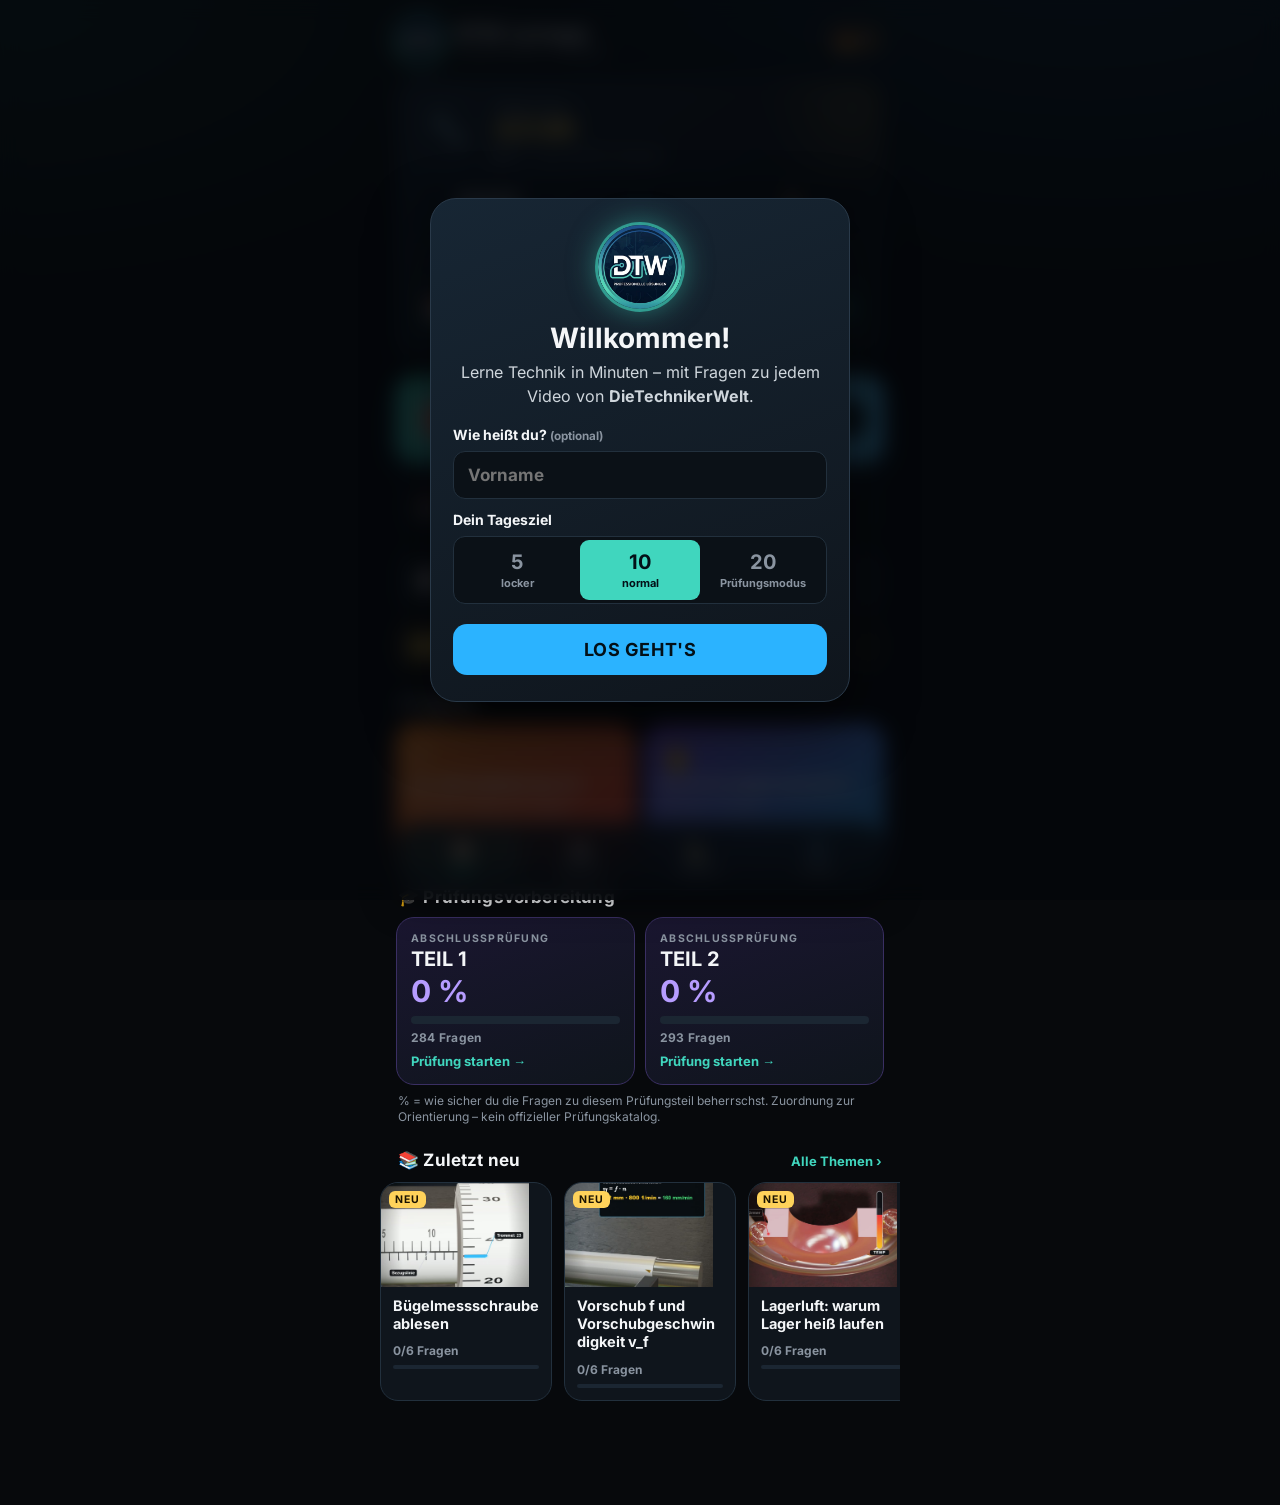
<file: index.html>
<!doctype html>
<html lang="de">
<head>
  <meta charset="UTF-8" />
  <meta name="viewport" content="width=device-width, initial-scale=1, viewport-fit=cover" />
  <meta name="theme-color" content="#07090c" />
  <meta name="description" content="Technik lernen in Minuten: Quiz zu jedem Video von DieTechnikerWelt – Maschinenbau, Schweißen, Werkstoffe, Arbeitssicherheit." />
  <title>DTW Lernapp – Technik lernen</title>
  <link rel="manifest" href="manifest.webmanifest" />
  <link rel="icon" href="icons/icon-192.png" />
  <link rel="apple-touch-icon" href="icons/icon-180.png" />
  <meta name="apple-mobile-web-app-capable" content="yes" />
  <meta name="apple-mobile-web-app-status-bar-style" content="black-translucent" />
  <link rel="stylesheet" href="app.css" />
</head>
<body>
  <main class="app">
    <header class="top">
      <div class="logo"><img src="dtw-logo.jpg" alt="DTW" /></div>
      <div class="brand"><h1 id="hello">DTW Lernapp</h1><p id="helloSub">Technik lernen in Minuten</p></div>
      <div class="streak" title="Tage am Stück"><span>🔥</span><b id="sStreak">0</b></div>
    </header>

    <!-- ========== START ========== -->
    <section id="home" class="view">
      <div class="profile">
        <div class="pTop">
          <div class="lvRing"><svg viewBox="0 0 64 64"><circle class="bg" cx="32" cy="32" r="28"/><circle class="fg" id="lvRing" cx="32" cy="32" r="28"/></svg><span id="lvIc">🔧</span></div>
          <div class="pTx"><small>DEIN LEVEL</small><b id="lvName">Azubi</b><span class="xpLine"><b id="lvXp">0</b> XP · <span id="lvNext"></span></span></div>
        </div>
        <div class="pStats">
          <div><b id="totTxt">0/0</b><small>gelernt</small></div>
          <div><b id="sAcc">–</b><small>Treffer</small></div>
          <div><b id="sDueN">0</b><small>heute fällig</small></div>
        </div>
        <div class="bar pBar"><i id="totBar"></i></div>
        <div class="daily" id="daily">
          <span class="dIc">📅</span>
          <span class="dTx"><b>Tagesaufgabe</b><small id="dTxt"></small><span class="dBar"><i id="dBar"></i></span></span>
          <span class="dPr" id="dPr"></span>
        </div>
      </div>

      <button class="hero" id="heroBtn"><span class="em" id="heroEm">🎯</span><span class="hTx"><b id="heroT">Los geht's</b><small id="heroS"></small></span><span class="go">▶</span></button>

      <div class="quick">
        <button class="qa" id="dueBtn"><span class="em">📆</span><span><b>Wiederholen</b><small id="dueS">nichts fällig</small></span></button>
        <button class="qa" id="wrongBtn"><span class="em">🔁</span><span><b>Fehler üben</b><small id="wrongS">nichts offen</small></span></button>
        <button class="qa" id="mixBtn"><span class="em">🎲</span><span><b>Gemischt</b><small>10 zufällige Fragen</small></span></button>
        <button class="qa" id="examBtn"><span class="em">⏱️</span><span><b>Prüfung</b><small>15 Fragen · 10 min</small></span></button>
      </div>

      <button class="newBar" id="newBtn"><span class="nb">NEU</span><span class="nTx" id="newS">neueste Themen</span><span class="go">›</span></button>

      <div class="secHd"><h2>🎮 Spiele</h2></div>
      <div class="games">
        <button class="game blitz" id="blitzBtn"><span class="em">⚡</span><b>60-Sekunden-Blitz</b><small>So viele richtige wie möglich</small><span class="best" id="blitzBest">Rekord: –</span></button>
        <button class="game swipe" id="swipeBtn"><span class="em">👆</span><b>Richtig oder falsch?</b><small>Wischen · 3 Leben</small><span class="best" id="swipeBest">Rekord: –</span></button>
      </div>

      <div class="secHd"><h2>🎓 Prüfungsvorbereitung</h2></div>
      <div class="apGrid">
        <button class="apCard" id="ap1Btn"><small>ABSCHLUSSPRÜFUNG</small><b>Teil 1</b><span class="apP" id="ap1P">0 %</span><div class="bar"><i id="ap1Bar"></i></div><small id="ap1N"></small><span class="apGo">Prüfung starten →</span></button>
        <button class="apCard" id="ap2Btn"><small>ABSCHLUSSPRÜFUNG</small><b>Teil 2</b><span class="apP" id="ap2P">0 %</span><div class="bar"><i id="ap2Bar"></i></div><small id="ap2N"></small><span class="apGo">Prüfung starten →</span></button>
      </div>
      <p class="apNote">% = wie sicher du die Fragen zu diesem Prüfungsteil beherrschst. Zuordnung zur Orientierung – kein offizieller Prüfungskatalog.</p>

      <div class="secHd"><h2>📚 Zuletzt neu</h2><button class="secLink" id="allTopicsBtn">Alle Themen ›</button></div>
      <div class="carousel" id="newCarousel"></div>
    </section>

    <!-- ========== THEMEN ========== -->
    <section id="topics" class="view hidden">
      <h2 class="pageT">Themen</h2>
      <div class="search"><span>🔎</span><input id="tSearch" type="search" placeholder="Thema suchen, z. B. Schweißen" autocomplete="off" /></div>
      <div class="chips" id="katChips"></div>
      <div id="cats"></div>
      <p class="empty hidden" id="tEmpty">Nichts gefunden – probier ein anderes Wort.</p>
    </section>

    <!-- ========== WISSEN ========== -->
    <section id="wissen" class="view hidden">
      <h2 class="pageT">Wissen</h2>
      <div class="seg wide" id="wSeg"><button data-v="f" class="on">📐 Formeln</button><button data-v="b">📖 Begriffe</button></div>
      <div class="search"><span>🔎</span><input id="wSearch" type="search" placeholder="Suchen, z. B. Drehzahl" autocomplete="off" /></div>
      <div id="wList"></div>
    </section>

    <!-- ========== PROFIL ========== -->    <section id="me" class="view hidden">
      <h2 class="pageT">Profil</h2>
      <div class="mStats" id="mStats"></div>

      <div class="secHd"><h2>📊 Diese Woche</h2><span class="secR" id="weekSum"></span></div>
      <div class="week" id="week"></div>

      <div class="secHd"><h2>🎯 Daran solltest du arbeiten</h2></div>
      <div id="weak"></div>

      <div class="secHd"><h2>🏅 Abzeichen</h2><span class="secR" id="bdgCount"></span></div>
      <div class="badges" id="badges"></div>

      <div class="secHd"><h2>⚙️ Einstellungen</h2></div>
      <div class="settings">
        <label class="set"><span><b>Dein Name</b><small>Nur auf diesem Gerät gespeichert</small></span><input id="setName" type="text" maxlength="20" placeholder="optional" autocomplete="off" /></label>
        <div class="set"><span><b>Tagesziel</b><small>Richtige Antworten pro Tag</small></span><div class="seg" id="setGoal"><button data-v="5">5</button><button data-v="10">10</button><button data-v="20">20</button></div></div>
        <div class="set"><span><b>Töne</b><small>Kurzer Klang bei richtig/falsch</small></span><button class="tog" id="setSound" role="switch"></button></div>
        <div class="set"><span><b>Helles Design</b><small>Für draußen und helle Umgebung</small></span><button class="tog" id="setLight" role="switch"></button></div>
        <div class="set"><span><b>Große Schrift</b><small>Fragen und Antworten größer</small></span><button class="tog" id="setBig" role="switch"></button></div>
      </div>

      <div class="secHd"><h2>💾 Fortschritt</h2></div>
      <div class="backup">
        <button class="btn ghost" id="exportBtn">Fortschritt sichern</button>
        <button class="btn ghost" id="importBtn">Sicherung laden</button>
        <input type="file" id="importFile" accept="application/json,.json" class="hidden" />
        <p class="apNote">Dein Fortschritt liegt nur auf diesem Gerät. Mit „Sichern“ bekommst du eine Datei, die du bei einem Handywechsel wieder laden kannst.</p>
        <button class="reset" id="resetBtn">Fortschritt zurücksetzen</button>
      </div>

      <footer>
        Zu jedem Thema gibt's ein Video auf TikTok:<br /><a href="https://www.tiktok.com/@dietechnikerwelt" target="_blank" rel="noopener">@dietechnikerwelt</a><br />
        <span id="stand"></span><br />
        <span id="legal"></span>
        <div><button class="install hidden" id="installBtn">📲 Als App installieren</button></div>
      </footer>
    </section>

    <!-- ========== QUIZ ========== -->
    <section id="quiz" class="view hidden">
      <div class="qtop"><button class="x" id="quitBtn" aria-label="Beenden">✕</button><div class="bar"><i id="qBar"></i></div><span class="timer hidden" id="timer"></span></div>
      <span class="tag" id="qTag"></span>
      <img class="qimg hidden" id="qImg" alt="" />
      <div class="question" id="qText"></div>
      <div class="answers" id="answers"></div>
      <div class="explain hidden" id="explain"><b id="exTitle"></b><p id="exText"></p></div>
      <div class="btns hidden" id="qBtns">
        <a class="btn video" id="vidBtn" target="_blank" rel="noopener"></a>
        <button class="btn main" id="nextBtn">Weiter</button>
      </div>
    </section>

    <!-- Spiel: 60-Sekunden-Blitz -->
    <section id="blitz" class="view hidden">
      <div class="gtop"><button class="x" id="bQuit" aria-label="Beenden">✕</button>
        <div class="clock"><svg viewBox="0 0 44 44"><circle class="bg" cx="22" cy="22" r="19"/><circle class="fg" id="bRing" cx="22" cy="22" r="19"/></svg><b id="bTime">60</b></div>
        <div class="gscore"><b id="bScore">0</b><small>Punkte</small></div>
        <div class="combo" id="bCombo"></div>
      </div>
      <span class="tag" id="bTag"></span>
      <div class="question" id="bText"></div>
      <div class="answers" id="bAnswers"></div>
    </section>

    <!-- Spiel: Richtig oder falsch -->
    <section id="swipe" class="view hidden">
      <div class="gtop"><button class="x" id="sQuit" aria-label="Beenden">✕</button>
        <div class="lives" id="sLives">❤️❤️❤️</div>
        <div class="gscore"><b id="sScore">0</b><small>richtig</small></div>
      </div>
      <div class="deck">
        <div class="card" id="sCard">
          <span class="tag" id="sTag"></span>
          <div class="sq" id="sQ"></div>
          <div class="sa"><small>Antwort</small><b id="sA"></b></div>
          <div class="stamp yes">RICHTIG</div><div class="stamp no">FALSCH</div>
        </div>
      </div>
      <div class="sInfo hidden" id="sInfo"></div>
      <div class="sBtns"><button class="sb no" id="sNo">✕ Falsch</button><button class="sb yes" id="sYes">✓ Richtig</button></div>
      <p class="hint">Wischen: nach rechts = stimmt · nach links = stimmt nicht</p>
    </section>

    <!-- Ergebnis -->
    <section id="result" class="view hidden">
      <div class="result">
        <div class="scoreRing"><svg viewBox="0 0 120 120"><circle class="bg" cx="60" cy="60" r="52"/><circle class="fg" id="rRing" cx="60" cy="60" r="52"/></svg><div class="big" id="rScore"></div></div>
        <h3 id="rTitle"></h3><p id="rText"></p><div class="xpGain hidden" id="rXp"></div>
      </div>
      <div class="btns">
        <button class="btn main" id="againBtn">Nochmal</button>
        <button class="btn share" id="shareBtn">📤 Ergebnis teilen</button>
      </div>
      <div class="review" id="review"></div>
      <div class="btns">
        <a class="btn video" id="rVid" target="_blank" rel="noopener"></a>
        <button class="btn ghost" id="homeBtn">Zur Übersicht</button>
      </div>
      <footer>Mehr Technik in 60 Sekunden: <a href="https://www.tiktok.com/@dietechnikerwelt" target="_blank" rel="noopener">@dietechnikerwelt folgen</a></footer>
    </section>
  </main>

  <!-- Navigation unten -->
  <nav class="tabbar" id="tabbar">
    <button data-v="home" class="on"><span>🏠</span><small>Start</small></button>
    <button data-v="topics"><span>📚</span><small>Themen</small></button>
    <button data-v="wissen"><span>📐</span><small>Wissen</small></button>
    <button data-v="me"><span>👤</span><small>Profil</small></button>
  </nav>

  <!-- Erster Start -->
  <div class="onb hidden" id="onb">
    <div class="onbCard">
      <div class="onbLogo"><img src="dtw-logo.jpg" alt="DTW" /></div>
      <h2>Willkommen!</h2>
      <p>Lerne Technik in Minuten – mit Fragen zu jedem Video von <b>DieTechnikerWelt</b>.</p>
      <label class="onbL">Wie heißt du? <small>(optional)</small><input id="onbName" type="text" maxlength="20" placeholder="Vorname" autocomplete="off" /></label>
      <div class="onbL">Dein Tagesziel</div>
      <div class="seg big" id="onbGoal"><button data-v="5"><b>5</b><small>locker</small></button><button data-v="10" class="on"><b>10</b><small>normal</small></button><button data-v="20"><b>20</b><small>Prüfungsmodus</small></button></div>
      <button class="btn main" id="onbGo">Los geht's</button>
    </div>
  </div>

  <!-- Neu nach einem Update -->
  <div class="onb hidden" id="newMod">
    <div class="onbCard">
      <div class="nmIc">🎬</div>
      <h2>Neu in der App!</h2>
      <p id="nmTxt"></p>
      <div id="nmCards" class="nmCards"></div>
      <button class="btn main" id="nmGo">Jetzt lernen</button>
      <button class="btn ghost" id="nmLater">Später</button>
    </div>
  </div>
  <canvas id="confetti" class="confetti"></canvas>
  <div class="toast hidden" id="toast"></div>
  <div class="flash" id="gFlash"></div>

  <script src="fragen.js"></script>
  <script src="app.js"></script>
</body>
</html>
</file>
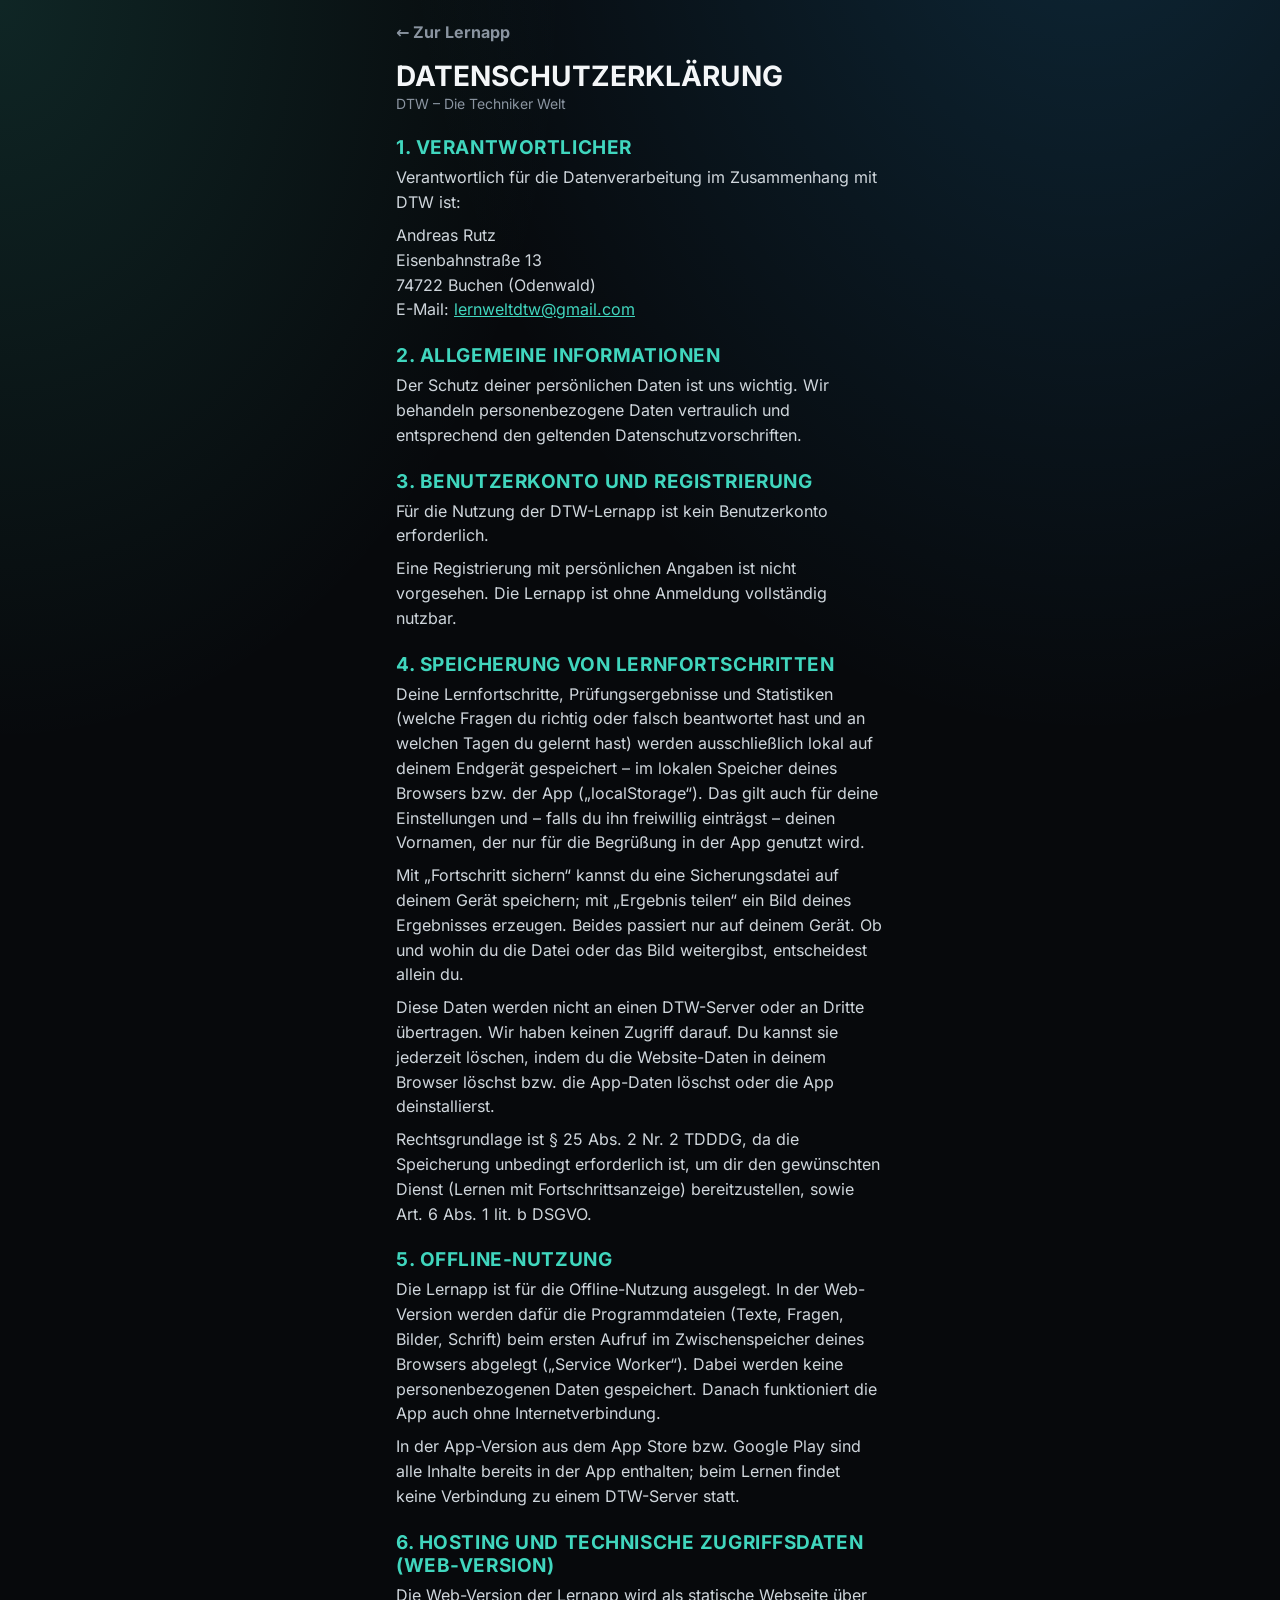
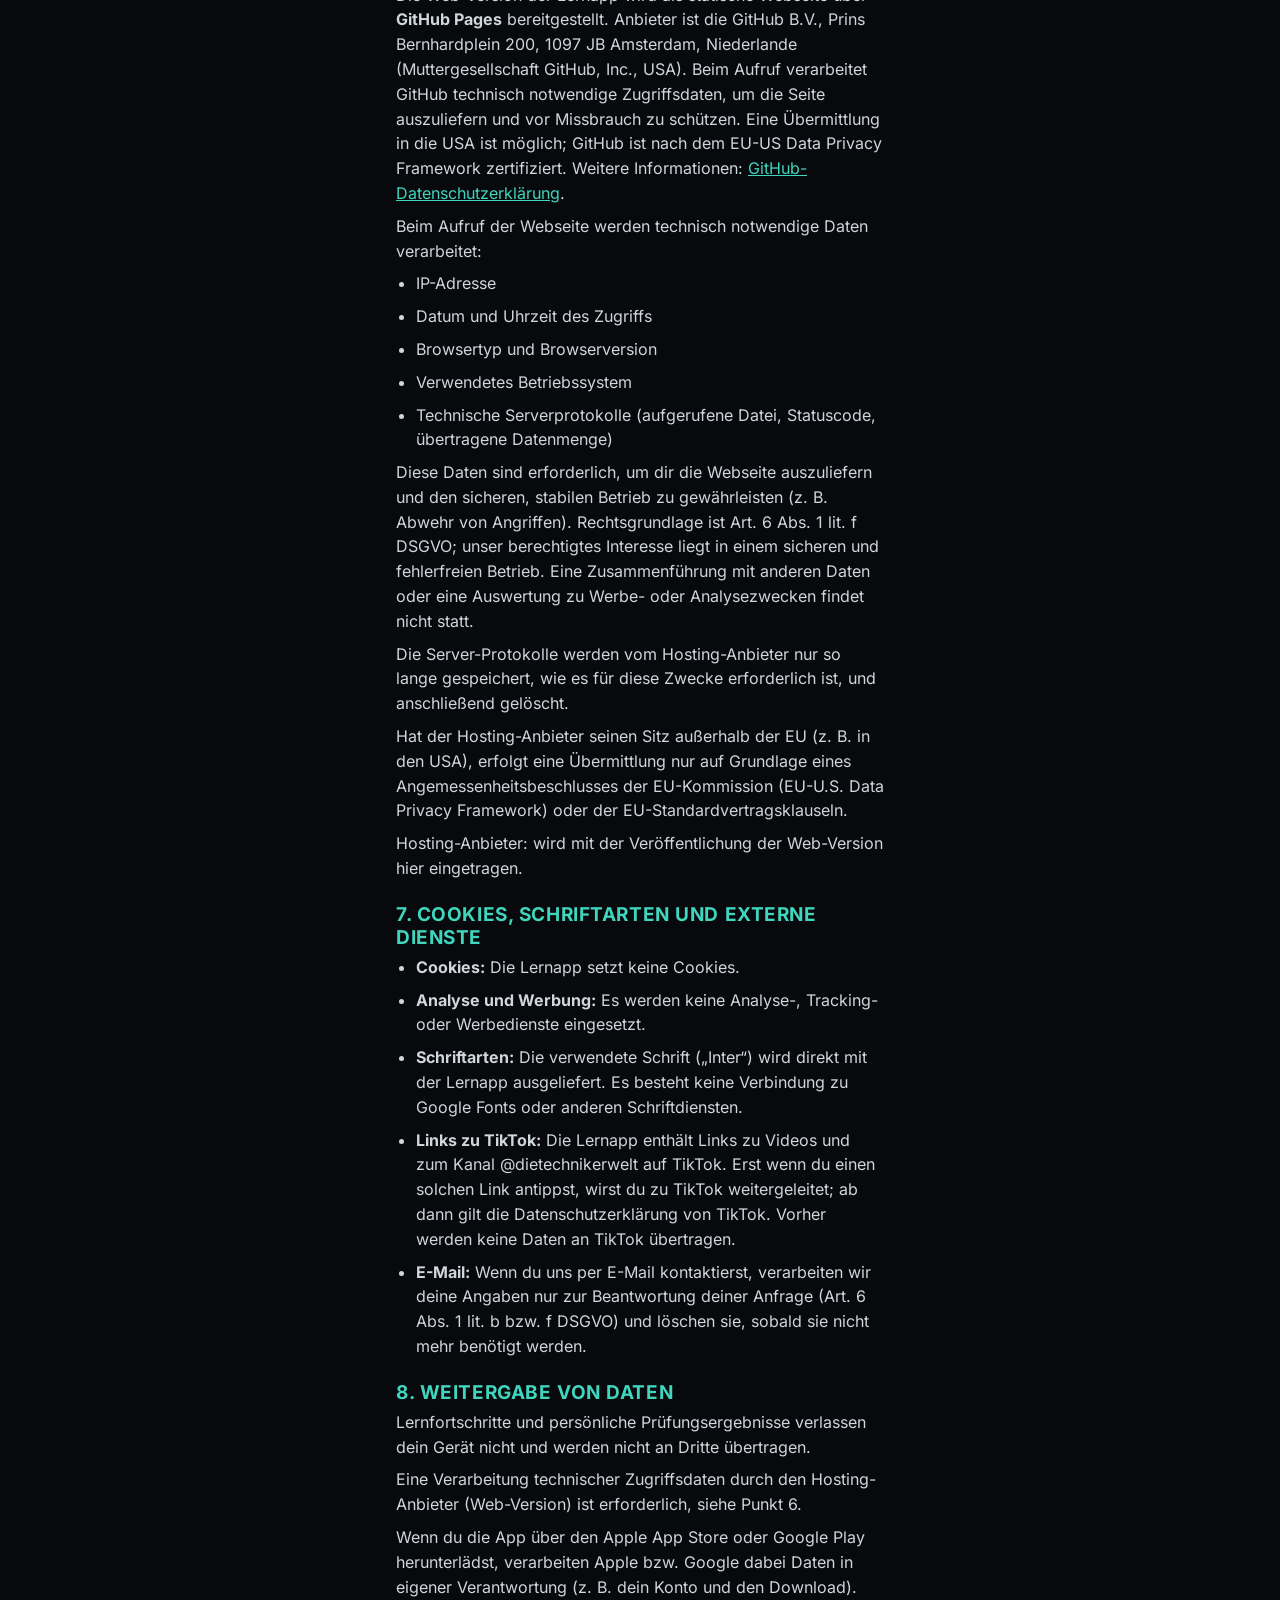
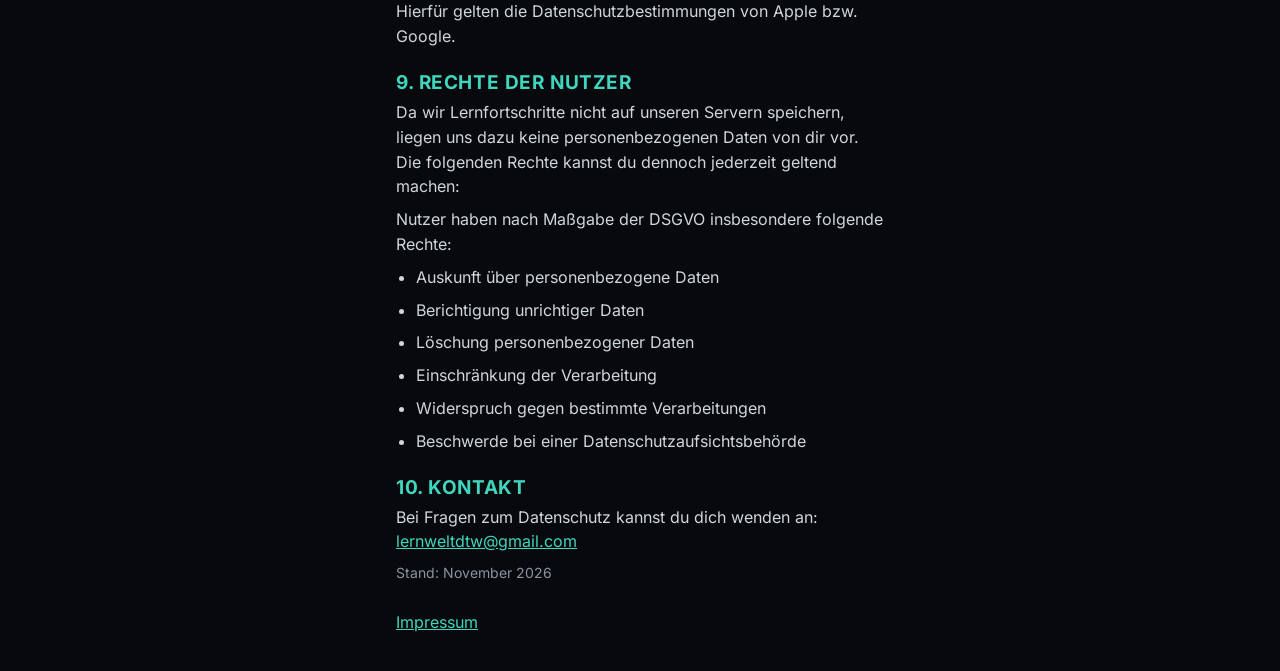
<file: datenschutz.html>
<!doctype html>
<html lang="de">
<head>
  <meta charset="UTF-8" />
  <meta name="viewport" content="width=device-width, initial-scale=1, viewport-fit=cover" />
  <meta name="theme-color" content="#07090c" />
  <meta name="robots" content="noindex" />
  <title>Datenschutzerklärung – DTW Lernapp</title>
  <link rel="stylesheet" href="app.css" />
</head>
<body>
  <main class="app legal">
    <a class="back" href="./">← Zur Lernapp</a>
    <h1>Datenschutzerklärung</h1>
    <p class="sub">DTW – Die Techniker Welt</p>

    <h2>1. Verantwortlicher</h2>
    <p>Verantwortlich für die Datenverarbeitung im Zusammenhang mit DTW ist:</p>
    <p>Andreas Rutz<br />Eisenbahnstraße 13<br />74722 Buchen (Odenwald)<br />E-Mail: <a href="mailto:lernweltdtw@gmail.com">lernweltdtw@gmail.com</a></p>

    <h2>2. Allgemeine Informationen</h2>
    <p>Der Schutz deiner persönlichen Daten ist uns wichtig. Wir behandeln personenbezogene Daten vertraulich und entsprechend den geltenden Datenschutzvorschriften.</p>

    <h2>3. Benutzerkonto und Registrierung</h2>
    <p>Für die Nutzung der DTW-Lernapp ist kein Benutzerkonto erforderlich.</p>
    <p>Eine Registrierung mit persönlichen Angaben ist nicht vorgesehen. Die Lernapp ist ohne Anmeldung vollständig nutzbar.</p>

    <h2>4. Speicherung von Lernfortschritten</h2>
    <p>Deine Lernfortschritte, Prüfungsergebnisse und Statistiken (welche Fragen du richtig oder falsch beantwortet hast und an welchen Tagen du gelernt hast) werden ausschließlich lokal auf deinem Endgerät gespeichert – im lokalen Speicher deines Browsers bzw. der App („localStorage“). Das gilt auch für deine Einstellungen und – falls du ihn freiwillig einträgst – deinen Vornamen, der nur für die Begrüßung in der App genutzt wird.</p>
    <p>Mit „Fortschritt sichern“ kannst du eine Sicherungsdatei auf deinem Gerät speichern; mit „Ergebnis teilen“ ein Bild deines Ergebnisses erzeugen. Beides passiert nur auf deinem Gerät. Ob und wohin du die Datei oder das Bild weitergibst, entscheidest allein du.</p>
    <p>Diese Daten werden nicht an einen DTW-Server oder an Dritte übertragen. Wir haben keinen Zugriff darauf. Du kannst sie jederzeit löschen, indem du die Website-Daten in deinem Browser löschst bzw. die App-Daten löschst oder die App deinstallierst.</p>
    <p>Rechtsgrundlage ist § 25 Abs. 2 Nr. 2 TDDDG, da die Speicherung unbedingt erforderlich ist, um dir den gewünschten Dienst (Lernen mit Fortschrittsanzeige) bereitzustellen, sowie Art. 6 Abs. 1 lit. b DSGVO.</p>

    <h2>5. Offline-Nutzung</h2>
    <p>Die Lernapp ist für die Offline-Nutzung ausgelegt. In der Web-Version werden dafür die Programmdateien (Texte, Fragen, Bilder, Schrift) beim ersten Aufruf im Zwischenspeicher deines Browsers abgelegt („Service Worker“). Dabei werden keine personenbezogenen Daten gespeichert. Danach funktioniert die App auch ohne Internetverbindung.</p>
    <p>In der App-Version aus dem App Store bzw. Google Play sind alle Inhalte bereits in der App enthalten; beim Lernen findet keine Verbindung zu einem DTW-Server statt.</p>

    <h2>6. Hosting und technische Zugriffsdaten (Web-Version)</h2>
    <p>Die Web-Version der Lernapp wird als statische Webseite über <strong>GitHub Pages</strong> bereitgestellt. Anbieter ist die GitHub B.V., Prins Bernhardplein 200, 1097 JB Amsterdam, Niederlande (Muttergesellschaft GitHub, Inc., USA). Beim Aufruf verarbeitet GitHub technisch notwendige Zugriffsdaten, um die Seite auszuliefern und vor Missbrauch zu schützen. Eine Übermittlung in die USA ist möglich; GitHub ist nach dem EU-US Data Privacy Framework zertifiziert. Weitere Informationen: <a href="https://docs.github.com/de/site-policy/privacy-policies/github-general-privacy-statement">GitHub-Datenschutzerklärung</a>.</p>
    <p>Beim Aufruf der Webseite werden technisch notwendige Daten verarbeitet:</p>
    <ul><li>IP-Adresse</li><li>Datum und Uhrzeit des Zugriffs</li><li>Browsertyp und Browserversion</li><li>Verwendetes Betriebssystem</li><li>Technische Serverprotokolle (aufgerufene Datei, Statuscode, übertragene Datenmenge)</li></ul>
    <p>Diese Daten sind erforderlich, um dir die Webseite auszuliefern und den sicheren, stabilen Betrieb zu gewährleisten (z. B. Abwehr von Angriffen). Rechtsgrundlage ist Art. 6 Abs. 1 lit. f DSGVO; unser berechtigtes Interesse liegt in einem sicheren und fehlerfreien Betrieb. Eine Zusammenführung mit anderen Daten oder eine Auswertung zu Werbe- oder Analysezwecken findet nicht statt.</p>
    <p>Die Server-Protokolle werden vom Hosting-Anbieter nur so lange gespeichert, wie es für diese Zwecke erforderlich ist, und anschließend gelöscht.</p>
    <p>Hat der Hosting-Anbieter seinen Sitz außerhalb der EU (z. B. in den USA), erfolgt eine Übermittlung nur auf Grundlage eines Angemessenheitsbeschlusses der EU-Kommission (EU-U.S. Data Privacy Framework) oder der EU-Standardvertragsklauseln.</p>
    <p id="hoster">Hosting-Anbieter: wird mit der Veröffentlichung der Web-Version hier eingetragen.</p>

    <h2>7. Cookies, Schriftarten und externe Dienste</h2>
    <ul>
      <li><b>Cookies:</b> Die Lernapp setzt keine Cookies.</li>
      <li><b>Analyse und Werbung:</b> Es werden keine Analyse-, Tracking- oder Werbedienste eingesetzt.</li>
      <li><b>Schriftarten:</b> Die verwendete Schrift („Inter“) wird direkt mit der Lernapp ausgeliefert. Es besteht keine Verbindung zu Google Fonts oder anderen Schriftdiensten.</li>
      <li><b>Links zu TikTok:</b> Die Lernapp enthält Links zu Videos und zum Kanal @dietechnikerwelt auf TikTok. Erst wenn du einen solchen Link antippst, wirst du zu TikTok weitergeleitet; ab dann gilt die Datenschutzerklärung von TikTok. Vorher werden keine Daten an TikTok übertragen.</li>
      <li><b>E-Mail:</b> Wenn du uns per E-Mail kontaktierst, verarbeiten wir deine Angaben nur zur Beantwortung deiner Anfrage (Art. 6 Abs. 1 lit. b bzw. f DSGVO) und löschen sie, sobald sie nicht mehr benötigt werden.</li>
    </ul>

    <h2>8. Weitergabe von Daten</h2>
    <p>Lernfortschritte und persönliche Prüfungsergebnisse verlassen dein Gerät nicht und werden nicht an Dritte übertragen.</p>
    <p>Eine Verarbeitung technischer Zugriffsdaten durch den Hosting-Anbieter (Web-Version) ist erforderlich, siehe Punkt 6.</p>
    <p>Wenn du die App über den Apple App Store oder Google Play herunterlädst, verarbeiten Apple bzw. Google dabei Daten in eigener Verantwortung (z. B. dein Konto und den Download). Hierfür gelten die Datenschutzbestimmungen von Apple bzw. Google.</p>

    <h2>9. Rechte der Nutzer</h2>
    <p>Da wir Lernfortschritte nicht auf unseren Servern speichern, liegen uns dazu keine personenbezogenen Daten von dir vor. Die folgenden Rechte kannst du dennoch jederzeit geltend machen:</p>
    <p>Nutzer haben nach Maßgabe der DSGVO insbesondere folgende Rechte:</p>
    <ul><li>Auskunft über personenbezogene Daten</li><li>Berichtigung unrichtiger Daten</li><li>Löschung personenbezogener Daten</li><li>Einschränkung der Verarbeitung</li><li>Widerspruch gegen bestimmte Verarbeitungen</li><li>Beschwerde bei einer Datenschutzaufsichtsbehörde</li></ul>

    <h2>10. Kontakt</h2>
    <p>Bei Fragen zum Datenschutz kannst du dich wenden an:<br /><a href="mailto:lernweltdtw@gmail.com">lernweltdtw@gmail.com</a></p>

    <p class="sub">Stand: November 2026</p>
    <p class="foot"><a href="impressum.html">Impressum</a></p>
  </main>
</body>
</html>
</file>
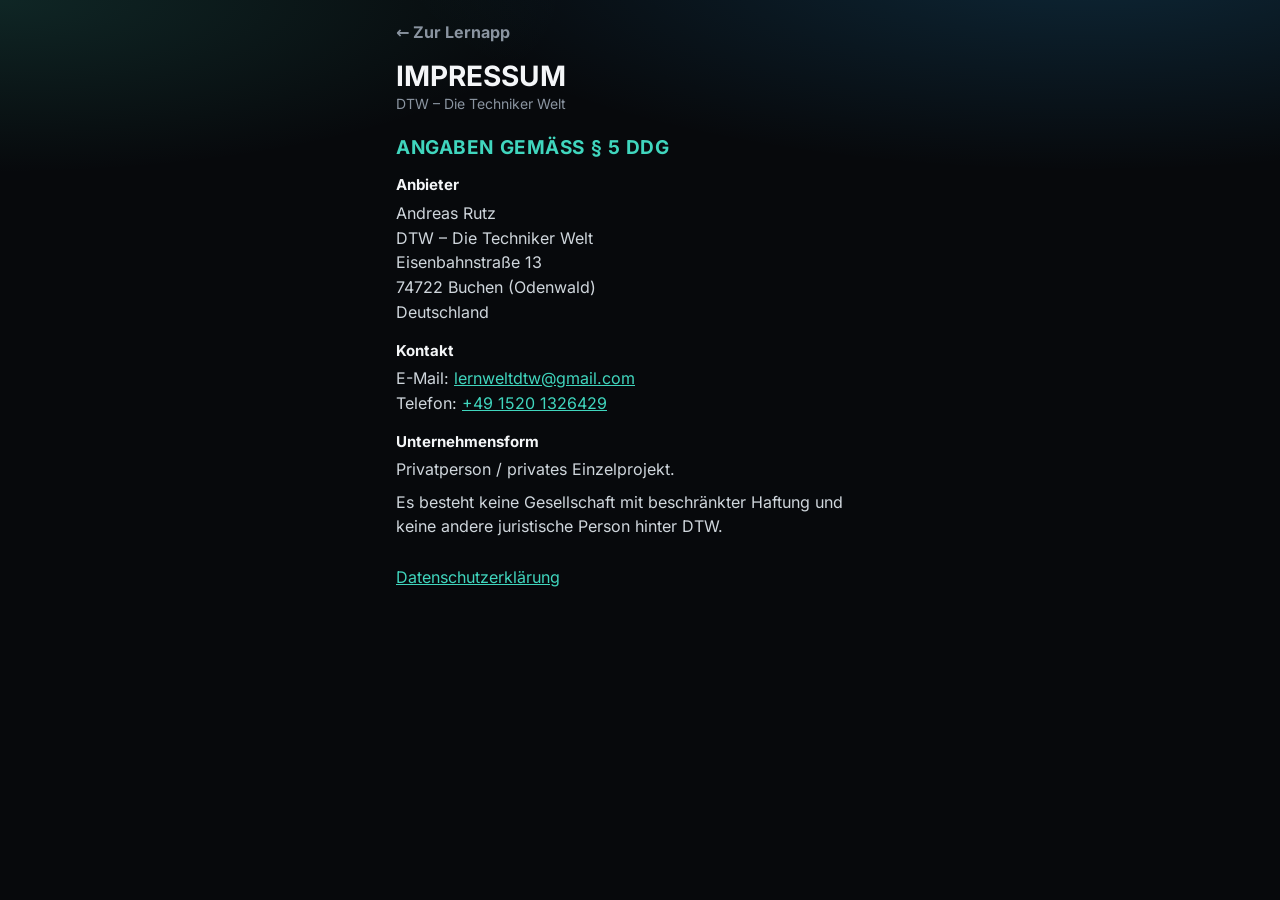
<file: impressum.html>
<!doctype html>
<html lang="de">
<head>
  <meta charset="UTF-8" />
  <meta name="viewport" content="width=device-width, initial-scale=1, viewport-fit=cover" />
  <meta name="theme-color" content="#07090c" />
  <meta name="robots" content="noindex" />
  <title>Impressum – DTW Lernapp</title>
  <link rel="stylesheet" href="app.css" />
</head>
<body>
  <main class="app legal">
    <a class="back" href="./">← Zur Lernapp</a>
    <h1>Impressum</h1>
    <p class="sub">DTW – Die Techniker Welt</p>

    <h2>Angaben gemäß § 5 DDG</h2>
    <h3>Anbieter</h3>
    <p>Andreas Rutz<br />DTW – Die Techniker Welt<br />Eisenbahnstraße 13<br />74722 Buchen (Odenwald)<br />Deutschland</p>

    <h3>Kontakt</h3>
    <p>E-Mail: <a href="mailto:lernweltdtw@gmail.com">lernweltdtw@gmail.com</a><br />Telefon: <a href="tel:+4915201326429">+49 1520 1326429</a></p>

    <h3>Unternehmensform</h3>
    <p>Privatperson / privates Einzelprojekt.</p>
    <p>Es besteht keine Gesellschaft mit beschränkter Haftung und keine andere juristische Person hinter DTW.</p>

    <p class="foot"><a href="datenschutz.html">Datenschutzerklärung</a></p>
  </main>
</body>
</html>
</file>
<file: app.css>
/* Schrift lokal ausgeliefert (keine Verbindung zu Google) – Inter, SIL Open Font License 1.1, siehe fonts/OFL.txt */
@font-face { font-family:Inter; src:url(fonts/Inter-400.woff2) format("woff2"); font-weight:100 500; font-style:normal; font-display:swap; }
@font-face { font-family:Inter; src:url(fonts/Inter-700.woff2) format("woff2"); font-weight:600 900; font-style:normal; font-display:swap; }
:root { --bg:#07090c; --panel:#0f151c; --panel2:#131b24; --line:#22303d; --ink:#f4f6f8; --muted:#8a94a0; --cyan:#2bb3ff; --teal:#40d6be; --hot:#ffd25a; --red:#ff4a3d; --green:#33d17a; }
* { box-sizing:border-box; margin:0; padding:0; -webkit-tap-highlight-color:transparent; }
html, body { background:var(--bg); color:var(--ink); font-family:Inter, system-ui, sans-serif; min-height:100%; }
body { background:radial-gradient(ellipse 120% 50% at 50% 0%, #16202b 0%, var(--bg) 60%) fixed; min-height:100vh; }
button { font:inherit; color:inherit; }
.app { max-width:520px; margin:0 auto; padding:calc(12px + env(safe-area-inset-top)) 16px calc(28px + env(safe-area-inset-bottom)); }
.view { animation:fade .25s ease; }
@keyframes fade { from { opacity:0; transform:translateY(6px); } to { opacity:1; transform:none; } }
.hidden { display:none !important; }

/* Kopf */
header.top { display:flex; align-items:center; gap:12px; padding:6px 0 16px; }
.logo { width:48px; height:48px; border-radius:50%; overflow:hidden; box-shadow:0 0 18px rgba(64,214,190,.5), 0 0 0 2px rgba(64,214,190,.6); flex:none; }
.logo img { width:100%; height:100%; object-fit:cover; display:block; }
.brand { flex:1; min-width:0; }
.brand h1 { font:700 24px Inter, sans-serif; letter-spacing:.02em; text-transform:uppercase; line-height:1.1; }
.brand p { font-size:13px; color:var(--muted); }

/* Kacheln */
.stats { display:grid; grid-template-columns:repeat(3, 1fr); gap:10px; margin-bottom:14px; }
.stat { background:var(--panel); border:1px solid var(--line); border-radius:14px; padding:12px 10px; text-align:center; }
.stat b { display:block; font:700 24px Inter, sans-serif; }
.stat small { color:var(--muted); font-size:12px; }
.stat.fire b { color:var(--hot); } .stat.acc b { color:var(--teal); }
.bar { height:8px; border-radius:6px; background:#1b2632; overflow:hidden; }
.bar i { display:block; height:100%; width:0; background:linear-gradient(90deg, var(--teal), var(--cyan)); border-radius:6px; transition:width .5s; }
.total { margin-bottom:16px; }
.total .row { display:flex; justify-content:space-between; font-size:13px; color:var(--muted); margin-bottom:6px; }

/* Modi */
.hero { width:100%; text-align:left; border:0; border-radius:18px; padding:18px; cursor:pointer; margin-bottom:12px;
  background:linear-gradient(120deg, #40d6be, #2bb3ff); color:#031018; display:flex; align-items:center; gap:14px; box-shadow:0 10px 30px rgba(43,179,255,.18); }
.hero .em { font-size:32px; }
.hero b { display:block; font:700 22px Inter, sans-serif; text-transform:uppercase; letter-spacing:.02em; }
.hero small { font-size:14px; font-weight:600; opacity:.8; }
.modes { display:grid; grid-template-columns:1fr 1fr; gap:10px; margin-bottom:20px; }
.mode { text-align:left; background:var(--panel); border:1px solid var(--line); border-radius:14px; padding:14px; cursor:pointer; }
.mode b { display:block; font:700 17px Inter, sans-serif; text-transform:uppercase; margin-top:4px; }
.mode small { color:var(--muted); font-size:12.5px; }
.mode .em { font-size:22px; }
.mode:disabled { opacity:.4; cursor:default; }

h2.sec { display:flex; align-items:center; gap:8px; font:700 15px Inter, sans-serif; text-transform:uppercase; letter-spacing:.08em; color:var(--muted); margin:18px 0 10px; }
.topics { display:grid; gap:10px; }
.topic { display:flex; align-items:center; gap:14px; width:100%; text-align:left; background:var(--panel); border:1px solid var(--line); border-radius:14px; padding:12px 14px; cursor:pointer; }
.topic:active, .mode:active, .hero:active, .ans:active { transform:scale(.985); }
.topic .ic { font-size:24px; width:36px; text-align:center; flex:none; }
.topic .tt { flex:1; min-width:0; }
.topic .tt b { display:block; font-size:16px; }
.topic .tt small { color:var(--muted); font-size:12.5px; }
.badge { display:inline-block; font:700 10.5px Inter; letter-spacing:.08em; text-transform:uppercase; padding:2px 6px; border-radius:6px; margin-left:6px; vertical-align:2px; }
.badge.new { background:var(--hot); color:#1a1200; } .badge.vid { background:#1b2632; color:var(--teal); }
.ring { width:40px; height:40px; flex:none; }
.ring circle { fill:none; stroke-width:4; }
.ring .bg { stroke:#1b2632; } .ring .fg { stroke:var(--teal); stroke-linecap:round; transform:rotate(-90deg); transform-origin:50% 50%; transition:stroke-dashoffset .5s; }
.ring text { font:700 11px Inter; fill:var(--muted); }
.ring.full .fg { stroke:var(--green); } .ring.full text { fill:var(--green); }

/* Quiz */
.qtop { display:flex; align-items:center; gap:10px; margin-bottom:12px; }
.x { background:none; border:0; color:var(--muted); font-size:22px; width:36px; height:36px; cursor:pointer; flex:none; }
.qtop .bar { flex:1; height:10px; }
.timer { font:700 16px Inter, sans-serif; color:var(--hot); min-width:52px; text-align:right; }
.tag { display:inline-block; font:600 12px Inter; letter-spacing:.1em; text-transform:uppercase; color:var(--cyan); border:1px solid rgba(43,179,255,.5); border-radius:8px; padding:4px 8px; }
.question { font:700 26px/1.2 Inter, sans-serif; margin:12px 0 18px; }
.answers { display:grid; gap:10px; }
.ans { width:100%; text-align:left; background:var(--panel); border:2px solid var(--line); border-radius:14px; padding:15px; font-weight:600; font-size:17px; cursor:pointer; display:flex; gap:12px; align-items:center; transition:border-color .15s, background .15s; }
.ans .k { width:30px; height:30px; flex:none; border-radius:50%; border:2px solid var(--muted); display:flex; align-items:center; justify-content:center; font:700 14px Inter; color:var(--muted); }
.ans.sel { border-color:var(--cyan); background:rgba(43,179,255,.1); }
.ans.ok { border-color:var(--green); background:rgba(51,209,122,.12); } .ans.ok .k { border-color:var(--green); color:var(--green); }
.ans.no { border-color:var(--red); background:rgba(255,74,61,.12); } .ans.no .k { border-color:var(--red); color:var(--red); }
.ans:disabled { cursor:default; }
.explain { margin-top:16px; background:var(--panel); border:1px solid var(--line); border-left:4px solid var(--cyan); border-radius:14px; padding:14px 16px; }
.explain b { display:block; font:700 18px Inter, sans-serif; text-transform:uppercase; margin-bottom:6px; }
.explain b.ok { color:var(--green); } .explain b.no { color:var(--red); }
.explain p { color:#cfd6dc; line-height:1.45; }
.btns { display:grid; gap:10px; margin-top:14px; }
.btn { width:100%; border-radius:14px; padding:15px; font:700 18px Inter, sans-serif; letter-spacing:.03em; text-transform:uppercase; cursor:pointer; border:0; text-align:center; text-decoration:none; display:block; }
.btn.main { background:var(--cyan); color:#031018; }
.btn.ghost { background:transparent; color:var(--ink); border:2px solid var(--line); }
.btn.video { background:#000; color:#fff; border:2px solid #fff; }
.btn.video.off { opacity:.4; pointer-events:none; }

/* Ergebnis */
.result { text-align:center; padding:22px 16px; background:var(--panel); border:1px solid var(--line); border-radius:18px; }
.result .big { font:700 64px Inter, sans-serif; color:var(--teal); line-height:1; }
.result h3 { font:700 26px Inter, sans-serif; text-transform:uppercase; margin:10px 0 6px; }
.result p { color:var(--muted); }
.review { margin-top:16px; display:grid; gap:10px; }
.rev { background:var(--panel); border:1px solid var(--line); border-left:4px solid var(--red); border-radius:12px; padding:12px 14px; }
.rev b { display:block; margin-bottom:4px; }
.rev .ra { color:var(--green); font-weight:700; margin-bottom:4px; }
.rev p { color:#b9c2cb; font-size:14px; line-height:1.4; }

/* Level + Tagesaufgabe + Abzeichen */
.level { background:linear-gradient(160deg, #13202b, var(--panel)); border:1px solid var(--line); border-radius:16px; padding:14px; margin-bottom:16px; }
.lvTop { display:flex; align-items:center; gap:12px; }
.lvIc { font-size:30px; width:46px; height:46px; border-radius:12px; background:#1b2632; display:flex; align-items:center; justify-content:center; flex:none; }
.lvTx { flex:1; } .lvTx small { color:var(--muted); font-size:11px; letter-spacing:.14em; font-weight:700; } .lvTx b { display:block; font:700 22px Inter; text-transform:uppercase; color:var(--hot); }
.lvXp { text-align:right; } .lvXp b { font:700 22px Inter; } .lvXp small { display:block; color:var(--muted); font-size:11px; font-weight:700; }
.bar.lv { margin:10px 0 6px; } .bar.lv i { background:linear-gradient(90deg, #ffd25a, #ff8a1f); }
.lvNext { font-size:12.5px; color:var(--muted); }
.daily { display:flex; align-items:center; gap:10px; margin-top:12px; padding-top:12px; border-top:1px solid var(--line); }
.daily .dIc { font-size:20px; } .daily .dTx { flex:1; } .daily b { display:block; font-size:14px; } .daily small { color:var(--muted); font-size:12.5px; }
.daily .dPr { font:700 14px Inter; color:var(--teal); } .daily.done .dPr { color:var(--green); }
.badges { display:flex; flex-wrap:wrap; gap:6px; margin-top:10px; }
.bdg { font-size:12px; font-weight:700; padding:4px 8px; border-radius:999px; background:#1b2632; color:#5c6875; border:1px solid var(--line); }
.bdg.on { background:rgba(255,210,90,.12); color:var(--hot); border-color:rgba(255,210,90,.4); }

/* Spiele */
.games { display:grid; grid-template-columns:1fr 1fr; gap:10px; margin-bottom:6px; }
.game { position:relative; text-align:left; border:0; border-radius:16px; padding:14px; cursor:pointer; color:#fff; overflow:hidden; min-height:132px; }
.game.blitz { background:linear-gradient(140deg, #ff8a1f, #ff4a3d); box-shadow:0 8px 24px rgba(255,90,40,.25); }
.game.swipe { background:linear-gradient(140deg, #8b5cf6, #2bb3ff); box-shadow:0 8px 24px rgba(110,100,255,.25); }
.game .em { font-size:26px; } .game b { display:block; font:700 16px Inter; text-transform:uppercase; margin-top:4px; line-height:1.15; }
.game small { font-size:12px; opacity:.9; } .game .best { display:block; margin-top:8px; font:700 12px Inter; background:rgba(0,0,0,.25); border-radius:8px; padding:3px 7px; width:max-content; }
.game:active { transform:scale(.98); }
.gtop { display:flex; align-items:center; gap:12px; margin-bottom:12px; }
.clock { position:relative; width:56px; height:56px; flex:none; }
.clock svg { width:56px; height:56px; transform:rotate(-90deg); } .clock circle { fill:none; stroke-width:5; }
.clock .bg { stroke:#1b2632; } .clock .fg { stroke:var(--hot); stroke-linecap:round; transition:stroke-dashoffset .25s linear; }
.clock b { position:absolute; inset:0; display:flex; align-items:center; justify-content:center; font:700 20px Inter; }
.clock.low .fg { stroke:var(--red); } .clock.low b { color:var(--red); }
.gscore { margin-left:auto; text-align:right; } .gscore b { font:700 28px Inter; display:block; line-height:1; } .gscore small { color:var(--muted); font-size:11px; font-weight:700; text-transform:uppercase; }
.combo { font:700 15px Inter; color:var(--hot); min-width:56px; text-align:right; }
#blitz .question { font-size:23px; }
.flash { position:fixed; inset:0; pointer-events:none; opacity:0; transition:opacity .25s; }
.flash.ok { background:radial-gradient(ellipse at 50% 50%, rgba(51,209,122,0) 40%, rgba(51,209,122,.35) 100%); opacity:1; transition:none; }
.flash.no { background:radial-gradient(ellipse at 50% 50%, rgba(255,74,61,0) 40%, rgba(255,74,61,.4) 100%); opacity:1; transition:none; }
.lives { font-size:22px; letter-spacing:2px; }
.deck { position:relative; min-height:330px; margin:6px 0 12px; }
.card { position:absolute; inset:0; background:var(--panel2); border:2px solid var(--line); border-radius:22px; padding:20px; display:flex; flex-direction:column; gap:14px;
  box-shadow:0 18px 40px rgba(0,0,0,.45); touch-action:none; user-select:none; cursor:grab; }
.card .sq { font:700 21px/1.25 Inter; }
.card .sa { margin-top:auto; background:#0b1117; border:1px solid var(--line); border-radius:14px; padding:12px 14px; }
.card .sa small { color:var(--muted); font-size:11px; font-weight:700; letter-spacing:.14em; text-transform:uppercase; } .card .sa b { display:block; font-size:19px; margin-top:4px; color:var(--teal); }
.stamp { position:absolute; top:18px; font:900 24px Inter; letter-spacing:.08em; padding:4px 10px; border:3px solid; border-radius:10px; opacity:0; }
.stamp.yes { right:18px; color:var(--green); transform:rotate(12deg); } .stamp.no { left:18px; color:var(--red); transform:rotate(-12deg); }
.sInfo { background:var(--panel); border:1px solid var(--line); border-left:4px solid var(--red); border-radius:12px; padding:10px 12px; font-size:14px; color:#cfd6dc; margin-bottom:10px; line-height:1.4; }
.sInfo b { color:var(--green); }
.sBtns { display:grid; grid-template-columns:1fr 1fr; gap:10px; }
.sb { border-radius:14px; padding:15px; font:700 18px Inter; text-transform:uppercase; cursor:pointer; border:2px solid; background:transparent; }
.sb.no { color:var(--red); border-color:var(--red); } .sb.yes { color:var(--green); border-color:var(--green); }
.hint { text-align:center; color:var(--muted); font-size:12.5px; margin-top:10px; }
.xpGain { margin-top:12px; font:700 18px Inter; color:var(--hot); }
.toast { position:fixed; left:50%; bottom:calc(24px + env(safe-area-inset-bottom)); transform:translateX(-50%); background:#1b2632; border:1px solid rgba(255,210,90,.5);
  color:var(--hot); font:700 15px Inter; padding:10px 16px; border-radius:12px; box-shadow:0 10px 30px rgba(0,0,0,.5); z-index:50; animation:fade .25s ease; max-width:90vw; text-align:center; }

footer { margin-top:26px; text-align:center; font-size:12.5px; color:var(--muted); line-height:1.7; }
footer a { color:var(--teal); font-weight:700; text-decoration:none; }
/* Rechtstexte */
.legal { line-height:1.55; }
.legal .back { display:inline-block; color:var(--muted); text-decoration:none; font-weight:600; padding:8px 0 14px; }
.legal h1 { font:700 28px Inter, sans-serif; text-transform:uppercase; overflow-wrap:anywhere; hyphens:auto; }
.legal h2 { font:700 19px Inter, sans-serif; text-transform:uppercase; letter-spacing:.03em; color:var(--teal); margin:22px 0 6px; }
.legal h3 { font-size:15px; margin:14px 0 4px; }
.legal p, .legal li { color:#cfd6dc; margin-bottom:8px; }
.legal ul { padding-left:20px; margin-bottom:8px; }
.legal .sub { color:var(--muted); font-size:14px; }
.legal a { color:var(--teal); }
.legal .foot { margin-top:26px; }
.install { margin-top:10px; background:none; border:1px solid var(--line); color:var(--ink); border-radius:10px; padding:8px 12px; cursor:pointer; font-size:13px; }

/* Wiederholen, Prüfungsvorbereitung, Bilder */
.mode.wide { grid-column:1 / -1; }
.apGrid { display:grid; grid-template-columns:1fr 1fr; gap:10px; }
.apCard { text-align:left; background:linear-gradient(160deg, #1a1630, var(--panel)); border:1px solid #3a2f63; border-radius:16px; padding:14px; cursor:pointer; }
.apCard small { display:block; color:var(--muted); font-size:10.5px; font-weight:700; letter-spacing:.12em; }
.apCard b { display:block; font:700 20px Inter; text-transform:uppercase; margin:2px 0 4px; }
.apCard .apP { display:block; font:900 30px Inter; color:#b69cff; line-height:1.1; margin-bottom:8px; }
.apCard .bar i { background:linear-gradient(90deg, #8b5cf6, #2bb3ff); }
.apCard small:nth-of-type(2) { margin-top:6px; letter-spacing:.02em; font-size:12px; }
.apCard .apGo { display:block; margin-top:8px; font:700 13px Inter; color:var(--teal); }
.apCard:active { transform:scale(.98); }
.apNote { color:var(--muted); font-size:12px; margin:8px 2px 0; line-height:1.4; }
.topic .thumb { width:64px; height:46px; border-radius:10px; object-fit:cover; flex:none; border:1px solid var(--line); background:#0b1117; }
.qimg { display:block; width:100%; aspect-ratio:720/507; object-fit:cover; border-radius:14px; border:1px solid var(--line); margin-top:12px; background:#0b1117; }
#quiz .question { margin-top:14px; }

/* ===== Startseite v2 (Design-Update 14.11.2026) ===== */
body { background:
  radial-gradient(ellipse 90% 40% at 85% -5%, rgba(43,179,255,.18) 0%, transparent 60%),
  radial-gradient(ellipse 80% 35% at 0% 0%, rgba(64,214,190,.14) 0%, transparent 55%), var(--bg) fixed; }
header.top { padding:4px 0 14px; }
.brand h1 { font-size:21px; } .brand p { font-size:12.5px; }
.streak { display:flex; align-items:center; gap:4px; background:rgba(255,138,31,.12); border:1px solid rgba(255,138,31,.35); border-radius:999px; padding:6px 12px; flex:none; }
.streak span { font-size:16px; } .streak b { font:800 16px Inter; color:#ffb35a; }

.profile { position:relative; overflow:hidden; border-radius:22px; padding:16px; margin-bottom:14px;
  background:linear-gradient(145deg, #172634 0%, #101820 55%, #0d1319 100%); border:1px solid #243444; box-shadow:0 14px 40px rgba(0,0,0,.35); }
.profile::after { content:""; position:absolute; right:-60px; top:-60px; width:180px; height:180px; border-radius:50%; background:radial-gradient(circle, rgba(255,210,90,.16), transparent 70%); pointer-events:none; }
.pTop { display:flex; align-items:center; gap:14px; }
.lvRing { position:relative; width:68px; height:68px; flex:none; }
.lvRing svg { width:68px; height:68px; transform:rotate(-90deg); } .lvRing circle { fill:none; stroke-width:6; }
.lvRing .bg { stroke:#22303d; } .lvRing .fg { stroke:url(#none); stroke:#ffd25a; stroke-linecap:round; transition:stroke-dashoffset .6s; }
.lvRing span { position:absolute; inset:0; display:flex; align-items:center; justify-content:center; font-size:28px; }
.pTx { min-width:0; } .pTx small { color:var(--muted); font-size:10.5px; font-weight:800; letter-spacing:.16em; }
.pTx > b { display:block; font:800 26px Inter; text-transform:uppercase; letter-spacing:.01em; color:var(--hot); line-height:1.1; }
.xpLine { font-size:12.5px; color:var(--muted); } .xpLine b { color:var(--ink); font-weight:800; }
.pStats { display:grid; grid-template-columns:repeat(3, 1fr); margin:16px 0 10px; background:rgba(0,0,0,.22); border-radius:14px; }
.pStats div { text-align:center; padding:10px 4px; } .pStats div + div { border-left:1px solid #22303d; }
.pStats b { display:block; font:800 20px Inter; } .pStats small { color:var(--muted); font-size:11.5px; }
.pStats div:nth-child(2) b { color:var(--teal); } .pStats div:nth-child(3) b { color:#ffb35a; }
.pBar { height:6px; }
.profile .daily { margin-top:14px; padding:12px; border:0; border-radius:14px; background:rgba(64,214,190,.07); }
.profile .daily .dTx { display:flex; flex-direction:column; gap:3px; }
.dBar { display:block; height:5px; border-radius:4px; background:#1b2632; overflow:hidden; margin-top:3px; } .dBar i { display:block; height:100%; width:0; background:var(--teal); border-radius:4px; transition:width .5s; }
.daily.done .dBar i { background:var(--green); }
.dPr { font:800 15px Inter !important; }

.hero { position:relative; overflow:hidden; padding:18px 18px; border-radius:20px; margin-bottom:12px; }
.hero::after { content:""; position:absolute; right:-30px; bottom:-50px; width:150px; height:150px; border-radius:50%; background:rgba(255,255,255,.18); }
.hero .em { font-size:30px; width:52px; height:52px; border-radius:16px; background:rgba(255,255,255,.28); display:flex; align-items:center; justify-content:center; flex:none; }
.hero .hTx { flex:1; min-width:0; } .hero b { font-size:20px; }
.hero .go { width:40px; height:40px; border-radius:50%; background:#031018; color:#40d6be; display:flex; align-items:center; justify-content:center; font-size:15px; flex:none; position:relative; z-index:1; }

.quick { display:grid; grid-template-columns:1fr 1fr; gap:10px; margin-bottom:10px; }
.qa { display:flex; align-items:center; gap:10px; text-align:left; background:var(--panel); border:1px solid var(--line); border-radius:16px; padding:12px; cursor:pointer; min-height:64px; }
.qa .em { font-size:20px; width:38px; height:38px; border-radius:12px; background:#17222d; display:flex; align-items:center; justify-content:center; flex:none; }
.qa b { display:block; font:700 14.5px Inter; } .qa small { color:var(--muted); font-size:11.5px; }
.qa:disabled { opacity:.45; } .qa:active { transform:scale(.98); }
.newBar { display:flex; align-items:center; gap:10px; width:100%; text-align:left; background:linear-gradient(90deg, rgba(255,210,90,.12), rgba(255,210,90,.03)); border:1px solid rgba(255,210,90,.3);
  border-radius:14px; padding:11px 14px; cursor:pointer; margin-bottom:6px; }
.newBar .nb { font:800 11px Inter; letter-spacing:.1em; background:var(--hot); color:#1a1200; border-radius:6px; padding:3px 7px; flex:none; }
.newBar .nTx { flex:1; min-width:0; font-size:13.5px; font-weight:600; white-space:nowrap; overflow:hidden; text-overflow:ellipsis; }
.newBar .go { color:var(--hot); font-size:22px; line-height:1; }

.secHd { display:flex; align-items:baseline; justify-content:space-between; margin:24px 2px 10px; }
.secHd h2 { font:800 17px Inter; letter-spacing:.01em; text-transform:none; color:var(--ink); }
.secR { color:var(--muted); font-size:12.5px; font-weight:700; }
.games { margin-bottom:0; }
.game { min-height:140px; border-radius:20px; }
.apCard { border-radius:18px; }

.carousel { display:flex; gap:12px; overflow-x:auto; scroll-snap-type:x mandatory; margin:0 -16px; padding:2px 16px 8px; scrollbar-width:none; }
.carousel::-webkit-scrollbar { display:none; }
.tcard { flex:0 0 172px; scroll-snap-align:start; text-align:left; background:var(--panel); border:1px solid var(--line); border-radius:18px; padding:0; overflow:hidden; cursor:pointer; display:flex; flex-direction:column; }
.tcard:active { transform:scale(.98); }
.tImg { position:relative; display:block; height:104px; background:#0b1117; }
.tImg img { width:100%; height:100%; object-fit:cover; display:block; }
.tImg .ic { display:flex; height:100%; align-items:center; justify-content:center; font-size:38px; }
.tImg .badge { position:absolute; top:8px; margin:0; } .tImg .badge.new { left:8px; } .tImg .badge.vid { right:8px; background:rgba(0,0,0,.6); }
.tBody { display:flex; flex-direction:column; gap:6px; padding:10px 12px 12px; flex:1; }
.tBody b { font-size:14.5px; line-height:1.25; min-height:36px; hyphens:auto; -webkit-hyphens:auto; overflow-wrap:anywhere; }
.tMeta small { color:var(--muted); font-size:12px; font-weight:600; }
.tBar { display:block; height:4px; border-radius:3px; background:#1b2632; overflow:hidden; } .tBar i { display:block; height:100%; background:var(--teal); border-radius:3px; }
.tcard.full { border-color:rgba(51,209,122,.45); } .tcard.full .tMeta small { color:var(--green); } .tcard.full .tBar i { background:var(--green); }

.badges { display:grid; grid-template-columns:repeat(3, 1fr); gap:8px; margin:0; }
.bdg { display:flex; flex-direction:column; align-items:center; gap:4px; text-align:center; padding:12px 6px; border-radius:14px; background:var(--panel); border:1px solid var(--line); color:#5c6875; font-size:11.5px; }
.bdg .bi { font-size:22px; filter:grayscale(1); opacity:.6; } .bdg small { font-size:11.5px; font-weight:700; line-height:1.2; }
.bdg.on { background:linear-gradient(160deg, rgba(255,210,90,.14), var(--panel)); border-color:rgba(255,210,90,.4); color:var(--hot); }
.bdg.on .bi { filter:none; opacity:1; }

/* ===== Version 13: Navigation, Seiten, Einstellungen, Ergebnis ===== */
body.withTabs .app { padding-bottom:calc(96px + env(safe-area-inset-bottom)); }
.tabbar { position:fixed; left:50%; transform:translateX(-50%); bottom:calc(10px + env(safe-area-inset-bottom)); width:min(488px, calc(100% - 24px)); z-index:40;
  display:grid; grid-template-columns:repeat(3, 1fr); padding:6px; border-radius:22px; background:rgba(15,21,28,.86); border:1px solid #2a3a4a;
  backdrop-filter:blur(14px); -webkit-backdrop-filter:blur(14px); box-shadow:0 12px 34px rgba(0,0,0,.5); }
.tabbar button { background:none; border:0; border-radius:16px; padding:7px 0 6px; cursor:pointer; display:flex; flex-direction:column; align-items:center; gap:2px; color:var(--muted); }
.tabbar button span { font-size:20px; filter:grayscale(.6); opacity:.8; } .tabbar button small { font-size:11px; font-weight:700; letter-spacing:.02em; }
.tabbar button.on { background:rgba(64,214,190,.12); color:var(--teal); } .tabbar button.on span { filter:none; opacity:1; }
.pageT { font:800 28px Inter; margin:2px 2px 14px; }
.secLink { background:none; border:0; color:var(--teal); font:700 13px Inter; cursor:pointer; }
.search { display:flex; align-items:center; gap:10px; background:var(--panel); border:1px solid var(--line); border-radius:14px; padding:0 14px; margin-bottom:12px; }
.search input { flex:1; background:none; border:0; outline:none; color:var(--ink); font:500 16px Inter; padding:13px 0; }
.chips { display:flex; gap:8px; overflow-x:auto; margin:0 -16px 4px; padding:0 16px 6px; scrollbar-width:none; } .chips::-webkit-scrollbar { display:none; }
.chip { flex:none; background:var(--panel); border:1px solid var(--line); border-radius:999px; padding:8px 14px; font:700 13px Inter; color:var(--muted); cursor:pointer; white-space:nowrap; }
.chip.on { background:var(--teal); border-color:var(--teal); color:#031018; }
.tgrid { display:grid; grid-template-columns:1fr 1fr; gap:12px; } .tgrid .tcard { flex:none; }
.empty { text-align:center; color:var(--muted); padding:30px 0; }
.mStats { display:grid; grid-template-columns:repeat(3, 1fr); gap:10px; }
.mt { background:var(--panel); border:1px solid var(--line); border-radius:16px; padding:12px 8px; text-align:center; }
.mt span { font-size:20px; } .mt b { display:block; font:800 20px Inter; margin-top:2px; } .mt small { color:var(--muted); font-size:11px; font-weight:600; }
.settings { background:var(--panel); border:1px solid var(--line); border-radius:18px; overflow:hidden; }
.set { display:flex; align-items:center; justify-content:space-between; gap:12px; padding:14px 16px; } .set + .set { border-top:1px solid var(--line); }
.set b { display:block; font-size:15px; } .set small { color:var(--muted); font-size:12px; }
.set input { width:130px; background:#0b1117; border:1px solid var(--line); border-radius:10px; color:var(--ink); font:600 15px Inter; padding:9px 10px; outline:none; }
.set input:focus { border-color:var(--teal); }
.seg { display:flex; background:#0b1117; border:1px solid var(--line); border-radius:12px; padding:3px; gap:3px; flex:none; }
.seg button { background:none; border:0; border-radius:9px; padding:7px 12px; font:800 14px Inter; color:var(--muted); cursor:pointer; }
.seg button.on { background:var(--teal); color:#031018; }
.tog { width:52px; height:30px; border-radius:999px; border:0; background:#22303d; position:relative; cursor:pointer; flex:none; transition:background .2s; }
.tog::after { content:""; position:absolute; left:3px; top:3px; width:24px; height:24px; border-radius:50%; background:#cfd6dc; transition:transform .2s; }
.tog.on { background:var(--teal); } .tog.on::after { transform:translateX(22px); background:#fff; }
.backup { display:grid; gap:10px; } .backup .btn { font-size:15px; padding:13px; }
.reset { background:none; border:0; color:var(--red); font:700 13px Inter; cursor:pointer; padding:6px; justify-self:center; opacity:.8; }

/* Erster Start */
.onb { position:fixed; inset:0; z-index:60; background:rgba(4,7,10,.82); backdrop-filter:blur(10px); -webkit-backdrop-filter:blur(10px); display:flex; align-items:center; justify-content:center; padding:20px; }
.onbCard { width:100%; max-width:420px; background:linear-gradient(160deg, #172634, #0f151c); border:1px solid #2a3a4a; border-radius:26px; padding:26px 22px; text-align:center; animation:fade .35s ease; box-shadow:0 24px 60px rgba(0,0,0,.55); }
.onbLogo { width:84px; height:84px; margin:0 auto 12px; border-radius:50%; overflow:hidden; box-shadow:0 0 30px rgba(64,214,190,.55), 0 0 0 3px rgba(64,214,190,.6); }
.onbLogo img { width:100%; height:100%; object-fit:cover; }
.onbCard h2 { font:800 28px Inter; } .onbCard > p { color:#cfd6dc; margin:6px 0 18px; line-height:1.45; }
.onbL { display:block; text-align:left; font:700 14px Inter; margin:12px 0 8px; } .onbL small { color:var(--muted); font-weight:600; }
.onbL input { display:block; width:100%; margin-top:8px; background:#0b1117; border:1px solid var(--line); border-radius:12px; color:var(--ink); font:600 17px Inter; padding:13px 14px; outline:none; }
.seg.big { width:100%; margin-bottom:20px; } .seg.big button { flex:1; padding:10px 4px; display:flex; flex-direction:column; align-items:center; gap:2px; }
.seg.big button b { font:900 20px Inter; } .seg.big button small { font-size:11px; font-weight:700; }

/* Quiz-Feinschliff */
.ans { animation:pop .28s ease both; } @keyframes pop { from { opacity:0; transform:translateY(8px); } to { opacity:1; transform:none; } }
.ans.ok { animation:okPulse .35s ease; } @keyframes okPulse { 50% { transform:scale(1.025); } }
.ans.no { animation:shake .3s ease; } @keyframes shake { 25% { transform:translateX(-6px); } 75% { transform:translateX(6px); } }
.explain.ok { border-left-color:var(--green); }
.xpPop { position:absolute; z-index:70; font:900 18px Inter; color:var(--hot); text-shadow:0 2px 10px rgba(0,0,0,.6); pointer-events:none; animation:xpUp .9s ease forwards; }
@keyframes xpUp { from { opacity:0; transform:translateY(6px) scale(.8); } 20% { opacity:1; transform:translateY(-6px) scale(1.1); } to { opacity:0; transform:translateY(-40px) scale(1); } }
.confetti { position:fixed; inset:0; pointer-events:none; z-index:80; display:none; } .confetti.on { display:block; }

/* Ergebnis */
.scoreRing { position:relative; width:170px; height:170px; margin:0 auto 6px; }
.scoreRing svg { width:170px; height:170px; transform:rotate(-90deg); } .scoreRing circle { fill:none; stroke-width:10; }
.scoreRing .bg { stroke:#1b2632; } .scoreRing .fg { stroke:var(--cyan); stroke-linecap:round; transition:stroke-dashoffset 1s cubic-bezier(.2,.8,.2,1); }
.scoreRing .fg.good { stroke:var(--green); } .scoreRing .fg.bad { stroke:var(--hot); }
.scoreRing .big { position:absolute; inset:0; display:flex; align-items:center; justify-content:center; font:900 44px Inter !important; }
.result { background:linear-gradient(160deg, #172634, var(--panel)); border-radius:24px; padding:22px 16px 18px; }
.btn.share { background:linear-gradient(90deg, #8b5cf6, #2bb3ff); color:#fff; }
.review .secHd { margin-top:8px; }

/* Große Schrift */
html.big .question { font-size:30px; } html.big .ans { font-size:19px; } html.big .explain p { font-size:17px; } html.big .card .sq { font-size:24px; }

#hello { text-transform:none; font-size:20px; letter-spacing:0; }

/* ===== Version 14: Wissen, Woche, Schwächen, Neu-Hinweis, Hell-Modus ===== */
.tabbar { grid-template-columns:repeat(4, 1fr); }
.seg.wide { display:grid; grid-template-columns:1fr 1fr; margin-bottom:12px; } .seg.wide button { padding:10px; font-size:14px; }
.fcardW, .gcard { background:var(--panel); border:1px solid var(--line); border-radius:18px; padding:14px 16px; margin-bottom:10px; }
.fcardW small { color:var(--muted); font-size:12px; font-weight:800; letter-spacing:.08em; text-transform:uppercase; }
.fcardW .fx { position:static; inset:auto; font:700 22px "JetBrains Mono", ui-monospace, Menlo, Consolas, monospace; color:var(--hot); margin:8px 0 6px; padding:10px 12px; background:rgba(255,210,90,.07); border-radius:12px; overflow-x:auto; white-space:nowrap; }
.fcardW p, .gcard p { color:#b9c2cb; font-size:14px; line-height:1.45; }
.gcard b { display:block; font-size:17px; color:var(--teal); margin-bottom:4px; }
.wGo { margin-top:10px; background:none; border:1px solid var(--line); color:var(--ink); border-radius:10px; padding:7px 10px; font:700 12.5px Inter; cursor:pointer; }
.week { display:grid; grid-template-columns:repeat(7, 1fr); gap:6px; background:var(--panel); border:1px solid var(--line); border-radius:18px; padding:14px 10px 10px; }
.wd { display:flex; flex-direction:column; align-items:center; gap:4px; }
.wb { position:relative; width:100%; max-width:26px; height:96px; background:#17222d; border-radius:8px; overflow:hidden; }
.wb i { position:absolute; left:0; right:0; bottom:0; border-radius:8px; display:block; }
.wb i.w { background:rgba(255,74,61,.45); } .wb i.c { background:linear-gradient(180deg, #40d6be, #2bb3ff); }
.wd.hit .wb i.c { background:linear-gradient(180deg, #5ef0a0, #33d17a); }
.wd small { color:var(--muted); font-size:10.5px; font-weight:700; } .wd b { font-size:11.5px; min-height:14px; }
.weakRow { display:flex; align-items:center; gap:12px; width:100%; text-align:left; background:var(--panel); border:1px solid var(--line); border-radius:16px; padding:10px; margin-bottom:8px; cursor:pointer; }
.weakRow img { width:56px; height:40px; object-fit:cover; border-radius:10px; flex:none; } .weakRow .ic { font-size:24px; width:56px; text-align:center; }
.weakRow .wTx { flex:1; min-width:0; display:flex; flex-direction:column; gap:6px; } .weakRow b { font-size:14px; }
.weakRow .tBar i { background:var(--hot); } .weakRow .wP { font:800 14px Inter; color:var(--hot); } .weakRow .go { color:var(--teal); font:700 12.5px Inter; white-space:nowrap; }
.nmIc { font-size:44px; margin-bottom:6px; }
.nmCards { display:grid; grid-template-columns:1fr 1fr; gap:8px; margin-bottom:16px; }
.nmc { background:#0b1117; border:1px solid var(--line); border-radius:12px; overflow:hidden; text-align:left; }
.nmc img { width:100%; height:70px; object-fit:cover; display:block; } .nmc b { display:block; font-size:12.5px; padding:6px 8px; }
#newMod .btn + .btn { margin-top:8px; }

/* Helles Design */
html.light { --bg:#eef2f6; --panel:#ffffff; --panel2:#ffffff; --line:#d8e0e8; --ink:#0f1720; --muted:#5d6b78; --hot:#c98a00; --teal:#0f9e8a; --cyan:#0b84d6; }
html.light body { background:radial-gradient(ellipse 90% 40% at 85% -5%, rgba(43,179,255,.16) 0%, transparent 60%), radial-gradient(ellipse 80% 35% at 0% 0%, rgba(64,214,190,.14) 0%, transparent 55%), var(--bg) fixed; }
html.light .profile, html.light .result, html.light .onbCard { background:linear-gradient(145deg, #ffffff, #f1f6fa); border-color:var(--line); box-shadow:0 10px 30px rgba(20,40,60,.08); }
html.light .profile::after { opacity:.5; }
html.light .pStats { background:#f1f5f9; } html.light .pStats div + div { border-left-color:var(--line); }
html.light .lvRing .bg, html.light .scoreRing .bg { stroke:#e2e8ef; }
html.light .bar, html.light .dBar, html.light .tBar, html.light .wb { background:#e5ebf1; }
html.light .qa .em, html.light .lvIc { background:#eef3f7; }
html.light .apCard { background:linear-gradient(160deg, #f4f0ff, #ffffff); border-color:#ddd3ff; } html.light .apCard .apP { color:#6d4ce0; }
html.light .tabbar { background:rgba(255,255,255,.9); border-color:var(--line); box-shadow:0 10px 30px rgba(20,40,60,.12); }
html.light .tabbar button.on { background:rgba(15,158,138,.12); }
html.light .search, html.light .chip, html.light .seg, html.light .set input, html.light .onbL input, html.light .nmc, html.light .tImg, html.light .qimg { background:#ffffff; }
html.light .chip.on, html.light .seg button.on, html.light .tog.on { background:var(--teal); color:#fff; }
html.light .tog { background:#cfd8e1; }
html.light .hero .go { background:#06222b; }
html.light .explain p, html.light .rev p, html.light .fcardW p, html.light .gcard p, html.light .onbCard > p { color:#3c4954; }
html.light .newBar { background:linear-gradient(90deg, rgba(255,190,40,.18), rgba(255,190,40,.05)); }
html.light .streak { background:rgba(255,138,31,.1); } html.light .streak b { color:#d9670a; }
html.light .bdg.on { background:linear-gradient(160deg, rgba(255,200,60,.2), #fff); }
html.light .fcardW .fx { background:rgba(201,138,0,.08); }
html.light .weakRow .tBar i { background:#e0a100; }
html.light .card { background:#fff; } html.light .card .sa { background:#f1f5f9; }
html.light .toast { background:#fff; color:#b37400; }
html.light .onb { background:rgba(220,228,236,.75); }
html.light .x { color:#5d6b78; }
</file>
